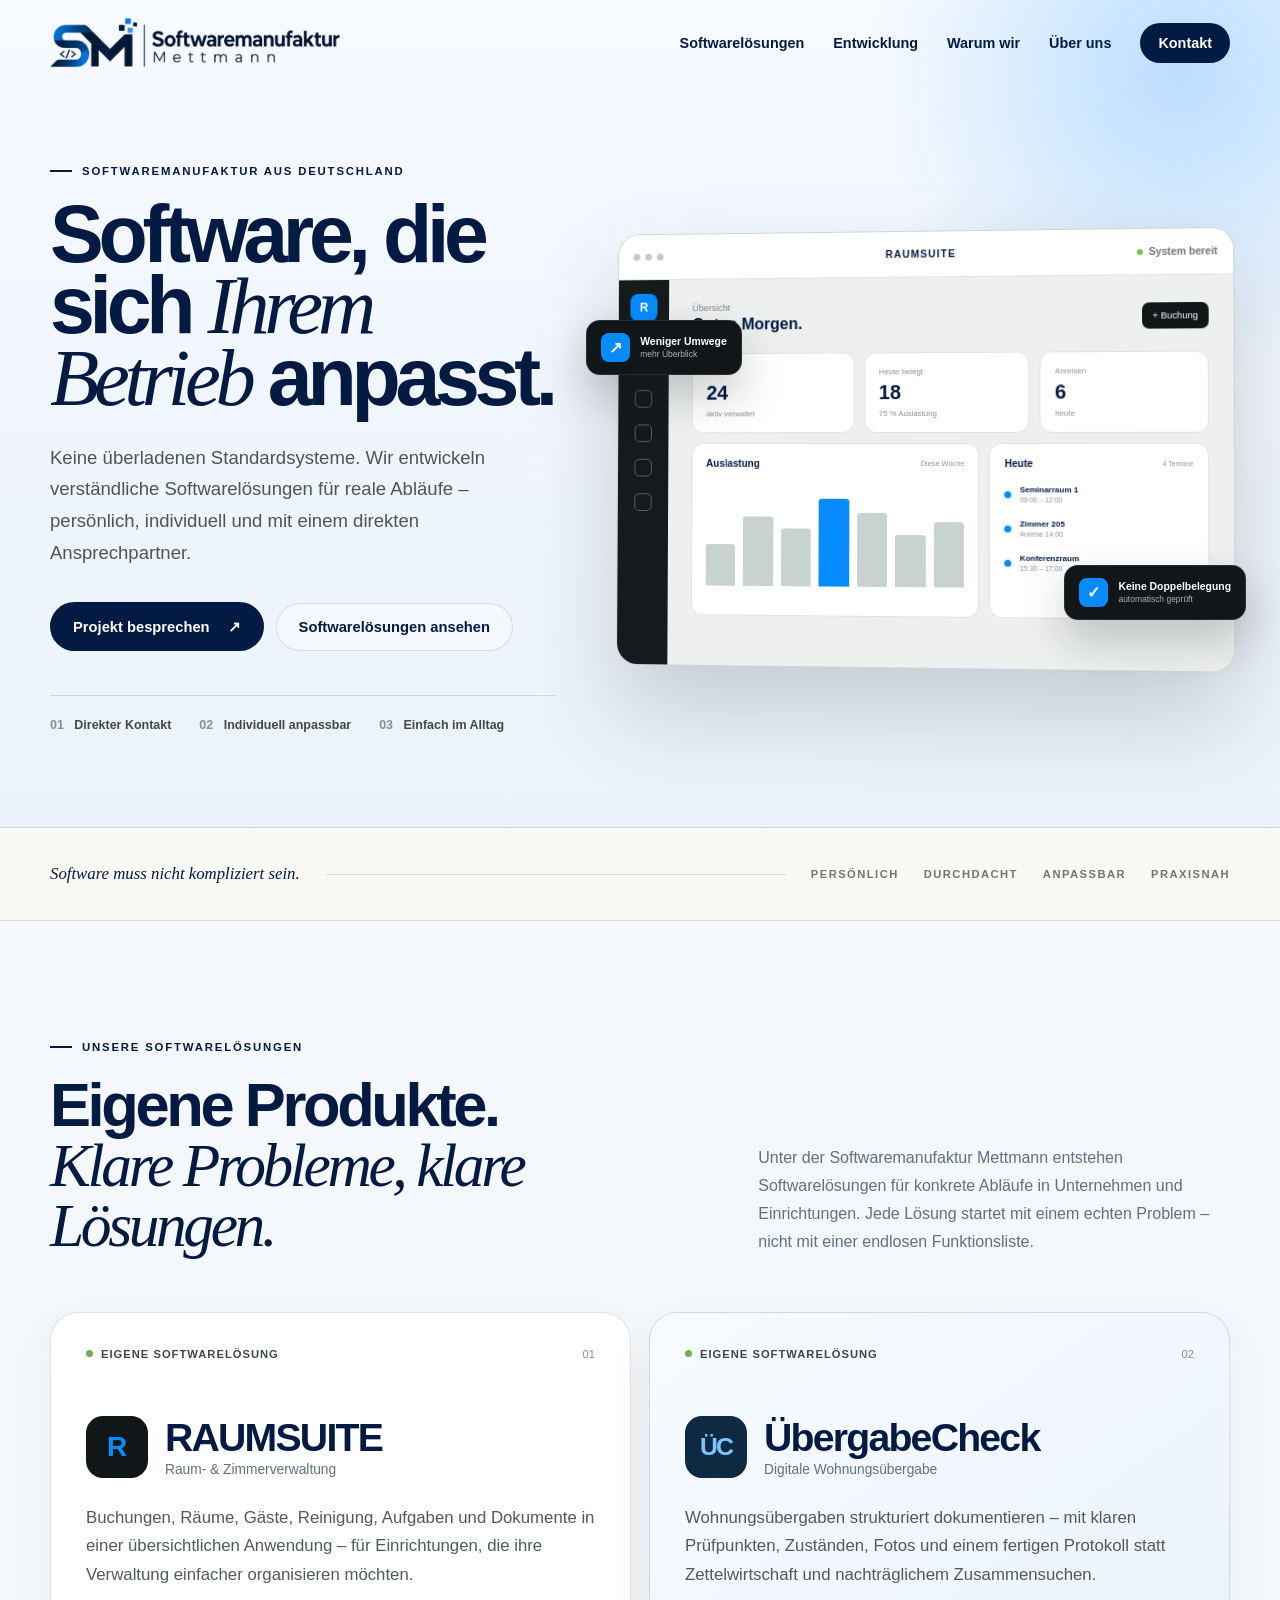
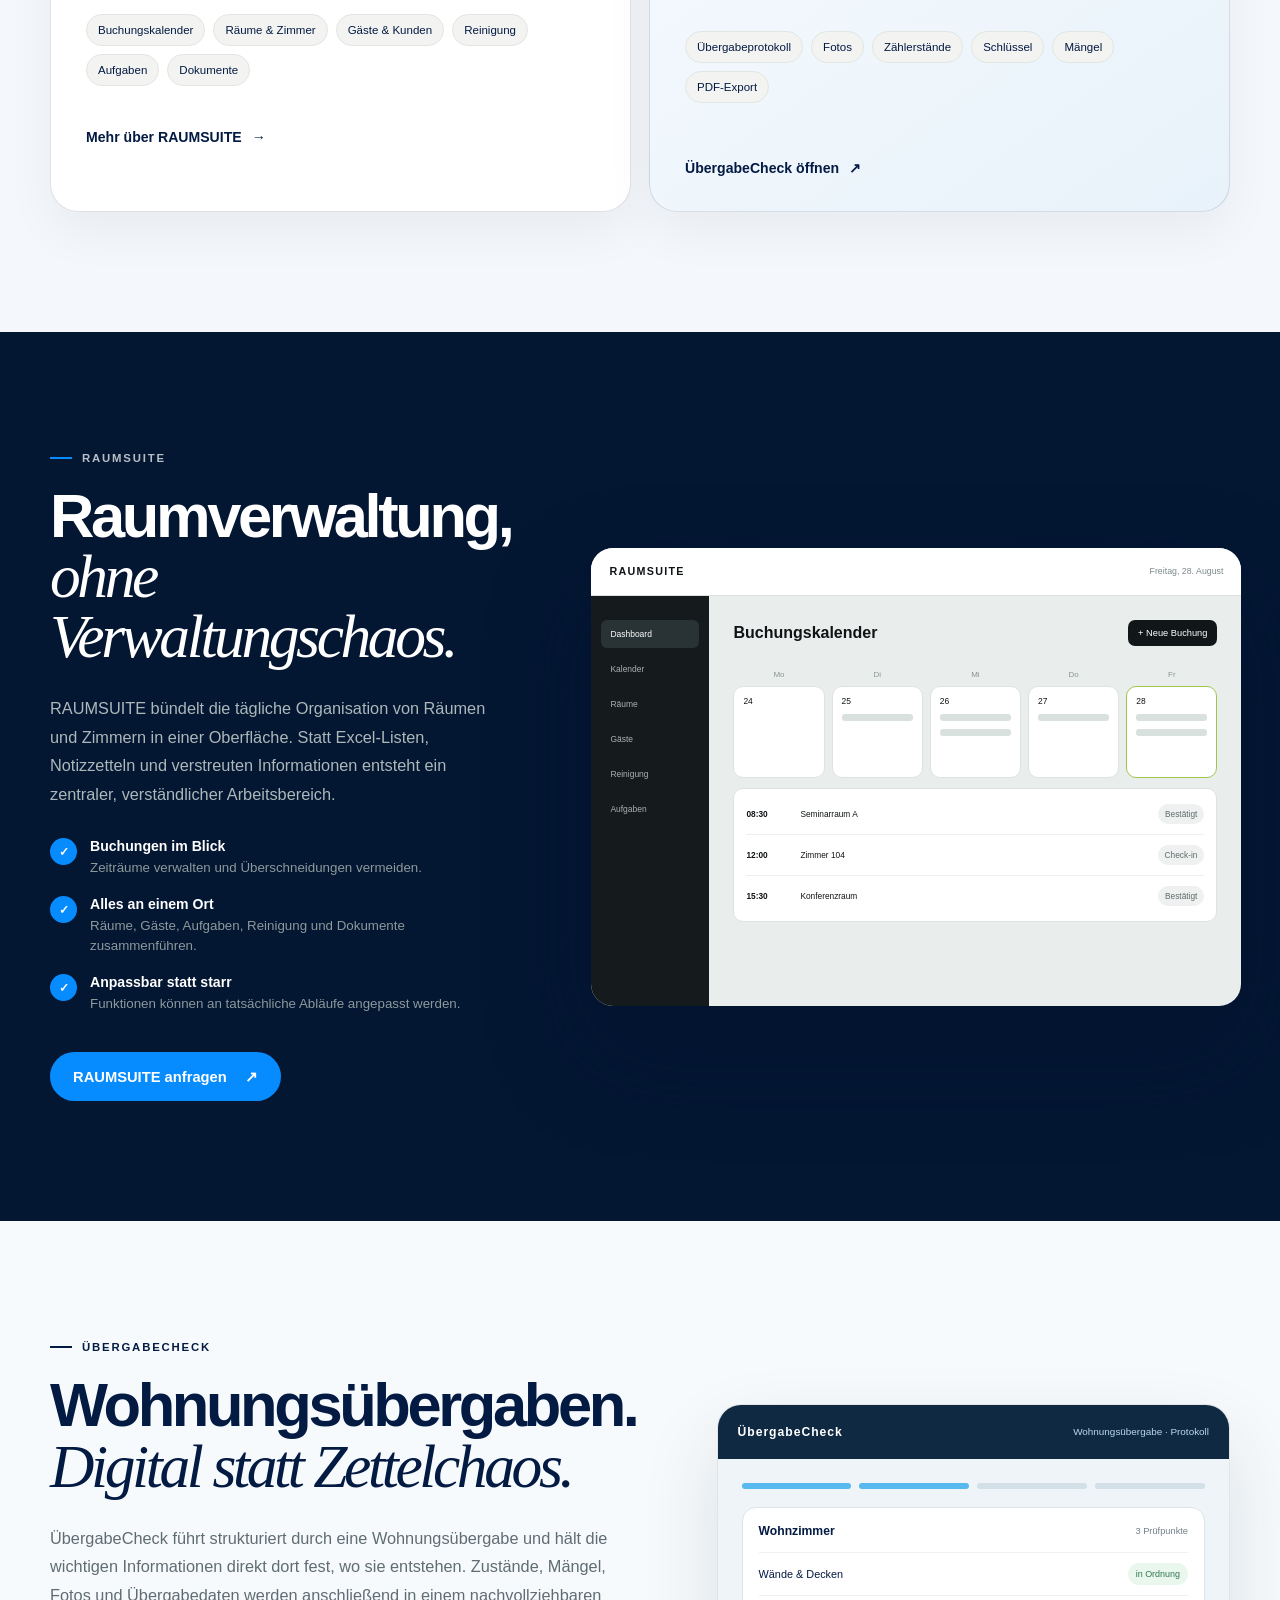
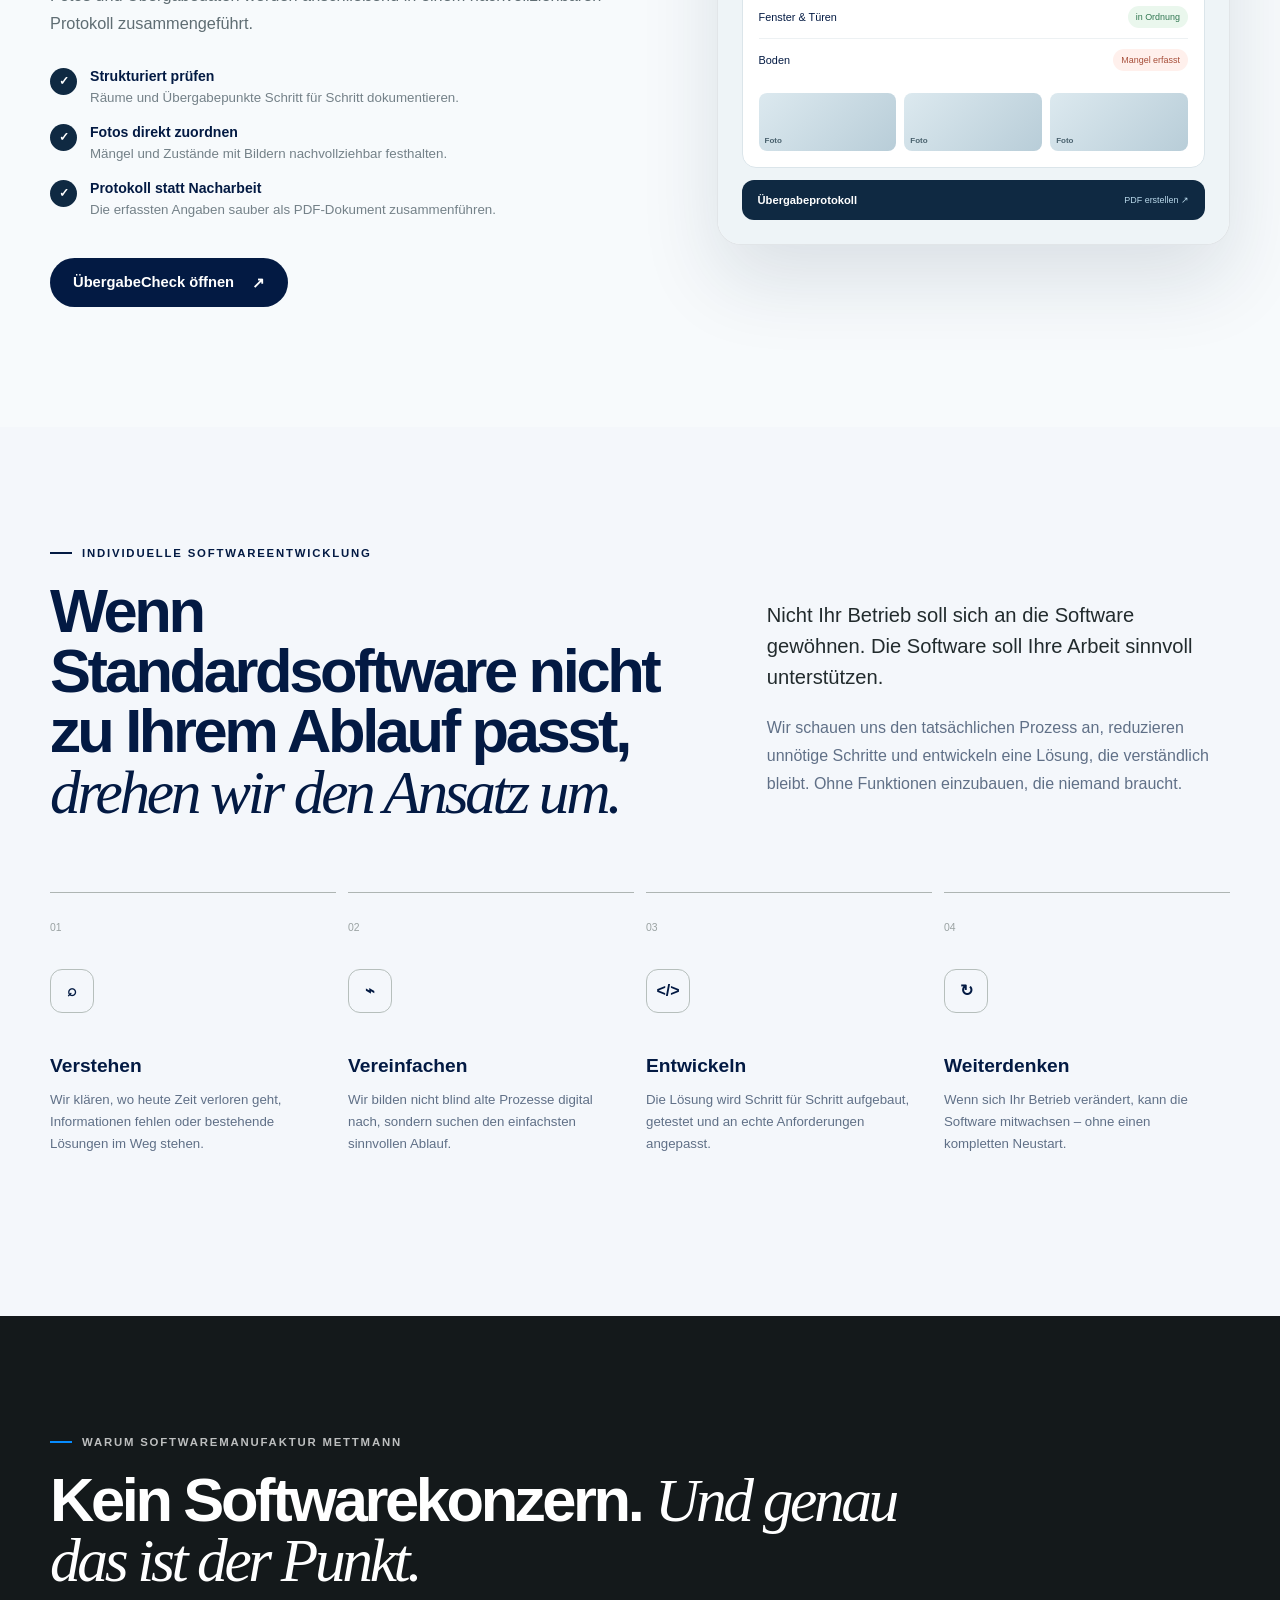
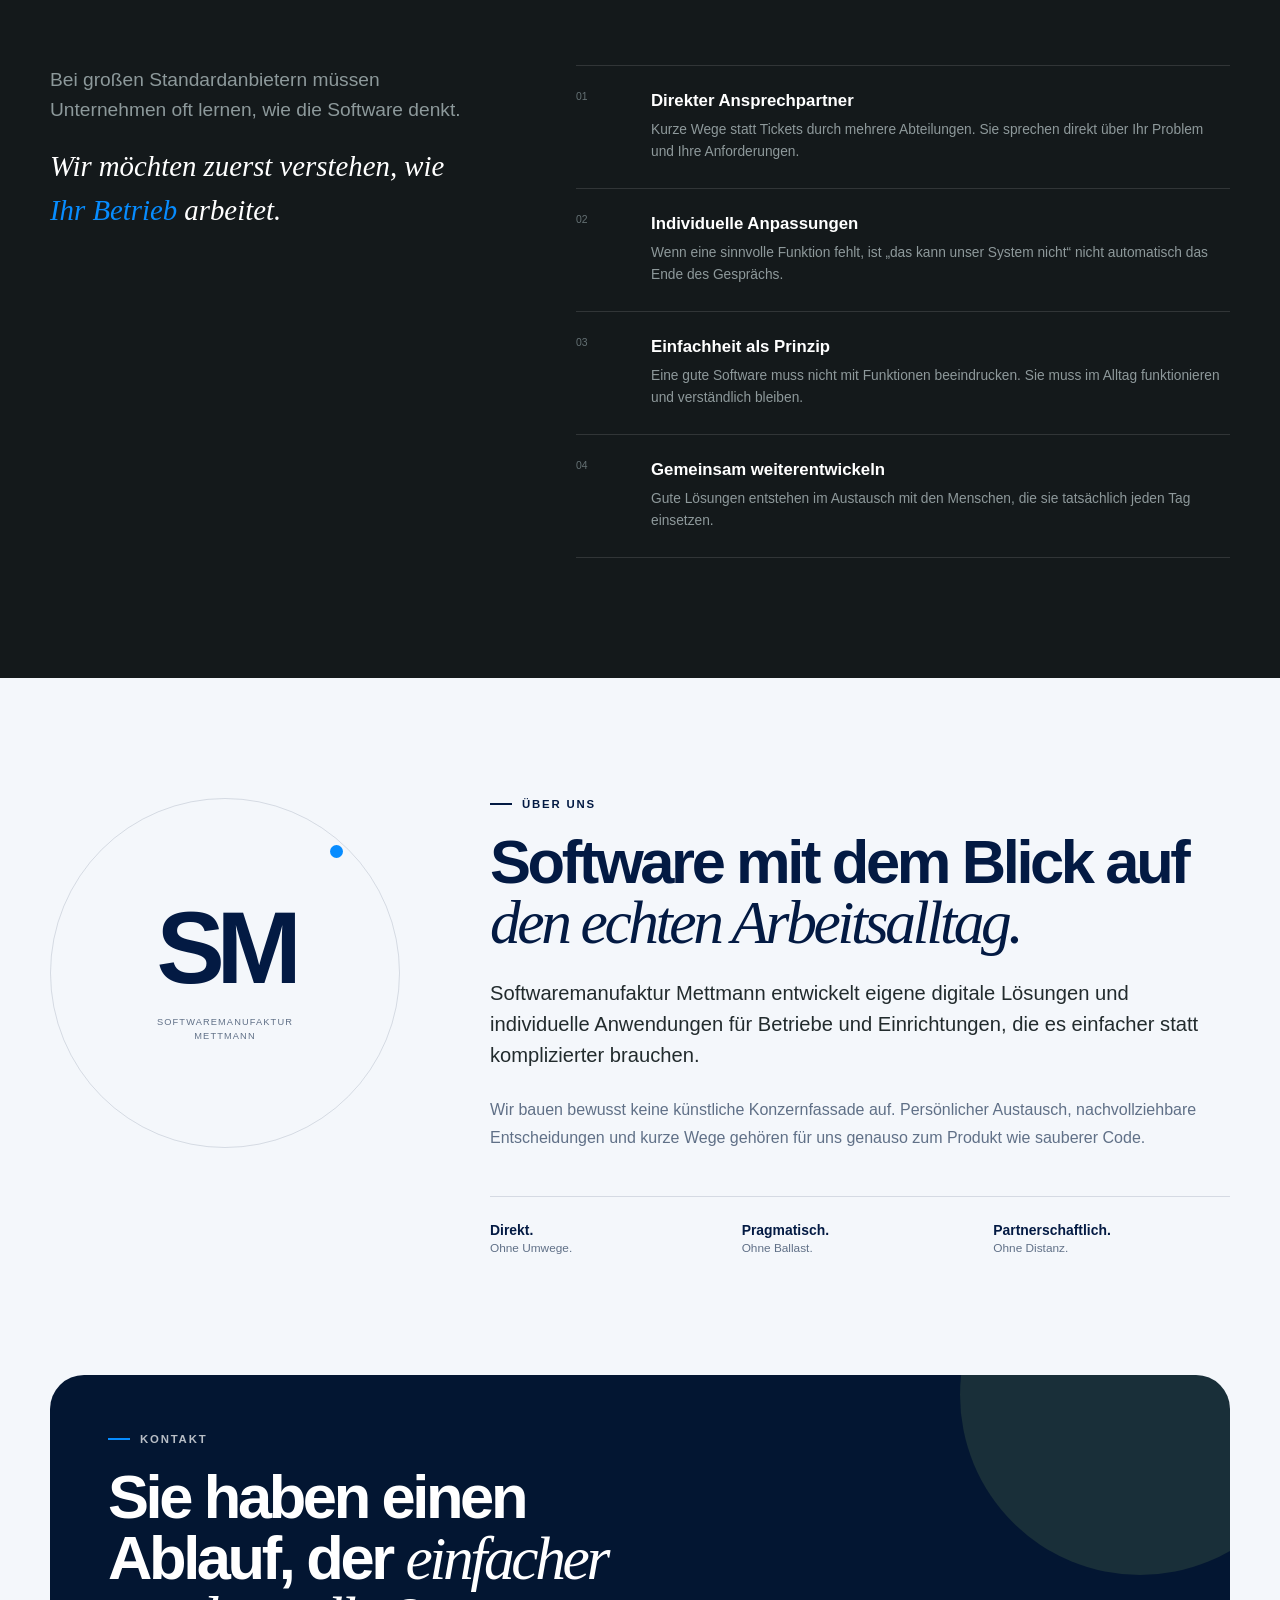
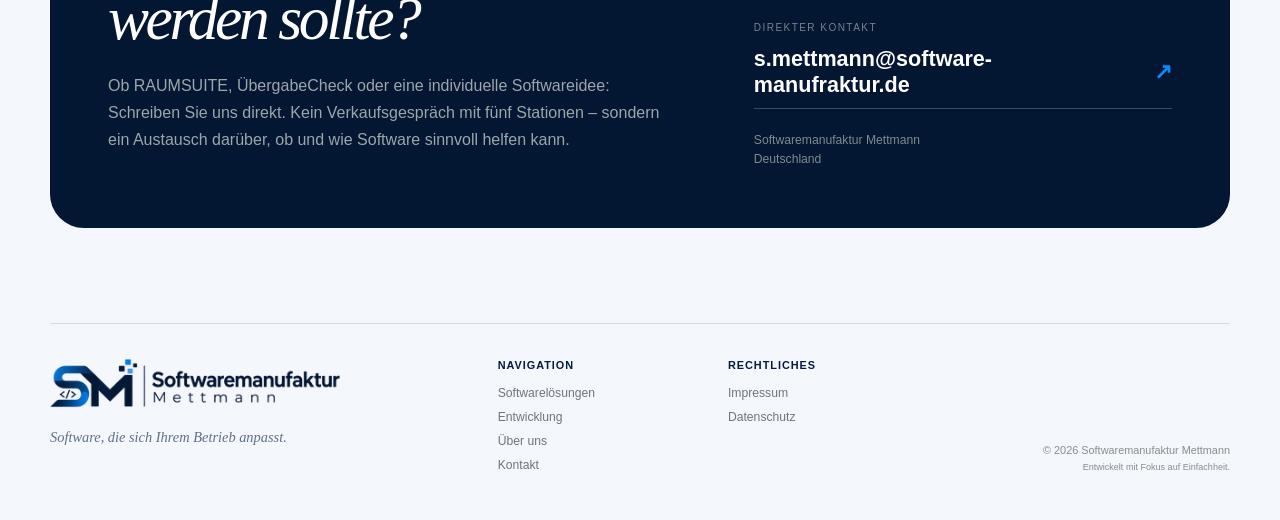
<file: index.html>
<!doctype html>
<html lang="de">
<head>
  <meta charset="utf-8">
  <meta name="viewport" content="width=device-width, initial-scale=1">
  <meta name="description" content="Softwaremanufaktur Mettmann entwickelt eigene und individuelle Softwarelösungen wie RAUMSUITE und ÜbergabeCheck – verständlich, praxisnah und an reale Abläufe angepasst.">
  <meta name="theme-color" content="#101416">
  <title>Softwaremanufaktur Mettmann – Software, die sich Ihrem Betrieb anpasst.</title>
  <link rel="stylesheet" href="styles.css">
  <link rel="stylesheet" href="products.css">
  <script src="app.js" defer></script>
</head>
<body>
  <a class="skip-link" href="#main">Zum Inhalt springen</a>

  <header class="site-header" data-header>
    <div class="container header-inner">
      <a class="brand" href="#top" aria-label="Softwaremanufaktur Mettmann Startseite">
        <span class="brand-mark" aria-hidden="true"><span></span><span></span><span></span></span>
        <span class="brand-type"><strong>Softwaremanufaktur</strong><small>Mettmann</small></span>
      </a>

      <button class="menu-toggle" type="button" aria-label="Menü öffnen" aria-expanded="false" data-menu-toggle>
        <span></span><span></span>
      </button>

      <nav class="main-nav" aria-label="Hauptnavigation" data-nav>
        <a href="#loesungen">Softwarelösungen</a>
        <a href="#entwicklung">Entwicklung</a>
        <a href="#warum-wir">Warum wir</a>
        <a href="#ueber-uns">Über uns</a>
        <a class="nav-cta" href="#kontakt">Kontakt</a>
      </nav>
    </div>
  </header>

  <main id="main">
    <section class="hero" id="top">
      <div class="hero-glow" aria-hidden="true"></div>
      <div class="container hero-grid">
        <div class="hero-copy reveal">
          <p class="eyebrow"><span></span> Softwaremanufaktur aus Deutschland</p>
          <h1>Software, die sich <em>Ihrem Betrieb</em> anpasst.</h1>
          <p class="hero-lead">Keine überladenen Standardsysteme. Wir entwickeln verständliche Softwarelösungen für reale Abläufe – persönlich, individuell und mit einem direkten Ansprechpartner.</p>
          <div class="hero-actions">
            <a class="button button-primary" href="#kontakt">Projekt besprechen <span>↗</span></a>
            <a class="button button-ghost" href="#loesungen">Softwarelösungen ansehen</a>
          </div>
          <div class="hero-points" aria-label="Unsere Vorteile">
            <span><i>01</i> Direkter Kontakt</span>
            <span><i>02</i> Individuell anpassbar</span>
            <span><i>03</i> Einfach im Alltag</span>
          </div>
        </div>

        <div class="hero-visual reveal reveal-delay" aria-label="Vorschau einer Softwareoberfläche">
          <div class="visual-window">
            <div class="window-top">
              <div class="window-dots"><i></i><i></i><i></i></div>
              <span>RAUMSUITE</span>
              <span class="window-status"><i></i> System bereit</span>
            </div>
            <div class="window-body">
              <aside class="mock-sidebar">
                <div class="mock-logo">R</div>
                <span class="mock-nav active"></span>
                <span class="mock-nav"></span>
                <span class="mock-nav"></span>
                <span class="mock-nav"></span>
                <span class="mock-nav"></span>
              </aside>
              <div class="mock-content">
                <div class="mock-heading">
                  <div><small>Übersicht</small><strong>Guten Morgen.</strong></div>
                  <span>+ Buchung</span>
                </div>
                <div class="mock-stats">
                  <article><small>Räume</small><b>24</b><i>aktiv verwaltet</i></article>
                  <article><small>Heute belegt</small><b>18</b><i>75 % Auslastung</i></article>
                  <article><small>Anreisen</small><b>6</b><i>heute</i></article>
                </div>
                <div class="mock-panels">
                  <article class="mock-chart">
                    <div class="mock-panel-title"><span>Auslastung</span><small>Diese Woche</small></div>
                    <div class="bars"><i style="--h:42%"></i><i style="--h:70%"></i><i style="--h:58%"></i><i style="--h:88%"></i><i style="--h:74%"></i><i style="--h:52%"></i><i style="--h:65%"></i></div>
                  </article>
                  <article class="mock-list">
                    <div class="mock-panel-title"><span>Heute</span><small>4 Termine</small></div>
                    <p><i></i><span><b>Seminarraum 1</b><small>09:00 – 12:00</small></span></p>
                    <p><i></i><span><b>Zimmer 205</b><small>Anreise 14:00</small></span></p>
                    <p><i></i><span><b>Konferenzraum</b><small>15:30 – 17:00</small></span></p>
                  </article>
                </div>
              </div>
            </div>
          </div>
          <div class="floating-note note-one"><span>✓</span><div><b>Keine Doppelbelegung</b><small>automatisch geprüft</small></div></div>
          <div class="floating-note note-two"><span>↗</span><div><b>Weniger Umwege</b><small>mehr Überblick</small></div></div>
        </div>
      </div>
    </section>

    <section class="trust-strip" aria-label="Positionierung">
      <div class="container trust-inner">
        <p>Software muss nicht kompliziert sein.</p>
        <div class="trust-line"></div>
        <span>Persönlich</span><span>Durchdacht</span><span>Anpassbar</span><span>Praxisnah</span>
      </div>
    </section>

    <section class="section solutions" id="loesungen">
      <div class="container">
        <div class="section-head reveal">
          <div>
            <p class="eyebrow"><span></span> Unsere Softwarelösungen</p>
            <h2>Eigene Produkte. <br><em>Klare Probleme, klare Lösungen.</em></h2>
          </div>
          <p>Unter der Softwaremanufaktur Mettmann entstehen Softwarelösungen für konkrete Abläufe in Unternehmen und Einrichtungen. Jede Lösung startet mit einem echten Problem – nicht mit einer endlosen Funktionsliste.</p>
        </div>

        <div class="product-grid">
          <article class="product-card product-featured reveal" id="raumwerk">
            <div class="product-topline"><span class="product-status"><i></i> Eigene Softwarelösung</span><span>01</span></div>
            <div class="product-title">
              <div class="raumwerk-mark" aria-hidden="true">R</div>
              <div><h3>RAUMSUITE</h3><p>Raum- & Zimmerverwaltung</p></div>
            </div>
            <p class="product-copy">Buchungen, Räume, Gäste, Reinigung, Aufgaben und Dokumente in einer übersichtlichen Anwendung – für Einrichtungen, die ihre Verwaltung einfacher organisieren möchten.</p>
            <div class="feature-tags">
              <span>Buchungskalender</span><span>Räume & Zimmer</span><span>Gäste & Kunden</span><span>Reinigung</span><span>Aufgaben</span><span>Dokumente</span>
            </div>
            <a class="text-link" href="#raumwerk-detail">Mehr über RAUMSUITE <span>→</span></a>
          </article>

          <article class="product-card product-uebergabe reveal reveal-delay" id="uebergabecheck">
            <div class="product-topline"><span class="product-status"><i></i> Eigene Softwarelösung</span><span>02</span></div>
            <div class="product-title">
              <div class="uebergabe-mark" aria-hidden="true">ÜC</div>
              <div><h3>ÜbergabeCheck</h3><p>Digitale Wohnungsübergabe</p></div>
            </div>
            <p class="product-copy">Wohnungsübergaben strukturiert dokumentieren – mit klaren Prüfpunkten, Zuständen, Fotos und einem fertigen Protokoll statt Zettelwirtschaft und nachträglichem Zusammensuchen.</p>
            <div class="feature-tags">
              <span>Übergabeprotokoll</span><span>Fotos</span><span>Zählerstände</span><span>Schlüssel</span><span>Mängel</span><span>PDF-Export</span>
            </div>
            <a class="text-link" href="https://smettmann.github.io/uebergabecheck/" target="_blank" rel="noopener noreferrer">ÜbergabeCheck öffnen <span>↗</span></a>
          </article>
        </div>
      </div>
    </section>

    <section class="section room-section" id="raumwerk-detail">
      <div class="container room-grid">
        <div class="room-copy reveal">
          <p class="eyebrow light"><span></span> RAUMSUITE</p>
          <h2>Raumverwaltung, <em>ohne Verwaltungschaos.</em></h2>
          <p>RAUMSUITE bündelt die tägliche Organisation von Räumen und Zimmern in einer Oberfläche. Statt Excel-Listen, Notizzetteln und verstreuten Informationen entsteht ein zentraler, verständlicher Arbeitsbereich.</p>
          <ul class="check-list">
            <li><span>✓</span><div><b>Buchungen im Blick</b><small>Zeiträume verwalten und Überschneidungen vermeiden.</small></div></li>
            <li><span>✓</span><div><b>Alles an einem Ort</b><small>Räume, Gäste, Aufgaben, Reinigung und Dokumente zusammenführen.</small></div></li>
            <li><span>✓</span><div><b>Anpassbar statt starr</b><small>Funktionen können an tatsächliche Abläufe angepasst werden.</small></div></li>
          </ul>
          <a class="button button-light" href="#kontakt">RAUMSUITE anfragen <span>↗</span></a>
        </div>

        <div class="room-interface reveal reveal-delay" aria-hidden="true">
          <div class="room-ui-top"><strong>RAUMSUITE</strong><span>Freitag, 28. August</span></div>
          <div class="room-ui-body">
            <div class="room-ui-nav">
              <span class="active">Dashboard</span><span>Kalender</span><span>Räume</span><span>Gäste</span><span>Reinigung</span><span>Aufgaben</span>
            </div>
            <div class="room-ui-main">
              <div class="room-ui-head"><strong>Buchungskalender</strong><span>+ Neue Buchung</span></div>
              <div class="calendar-row labels"><span>Mo</span><span>Di</span><span>Mi</span><span>Do</span><span>Fr</span></div>
              <div class="calendar-row cells"><span>24</span><span>25<i></i></span><span>26<i></i><i></i></span><span>27<i></i></span><span class="today">28<i></i><i></i></span></div>
              <div class="room-table"><p><b>08:30</b><span>Seminarraum A</span><em>Bestätigt</em></p><p><b>12:00</b><span>Zimmer 104</span><em>Check-in</em></p><p><b>15:30</b><span>Konferenzraum</span><em>Bestätigt</em></p></div>
            </div>
          </div>
        </div>
      </div>
    </section>

    <section class="section handover-section" id="uebergabecheck-detail">
      <div class="container handover-grid">
        <div class="handover-copy reveal">
          <p class="eyebrow"><span></span> ÜbergabeCheck</p>
          <h2>Wohnungsübergaben. <em>Digital statt Zettelchaos.</em></h2>
          <p>ÜbergabeCheck führt strukturiert durch eine Wohnungsübergabe und hält die wichtigen Informationen direkt dort fest, wo sie entstehen. Zustände, Mängel, Fotos und Übergabedaten werden anschließend in einem nachvollziehbaren Protokoll zusammengeführt.</p>
          <ul class="handover-list">
            <li><span>✓</span><div><b>Strukturiert prüfen</b><small>Räume und Übergabepunkte Schritt für Schritt dokumentieren.</small></div></li>
            <li><span>✓</span><div><b>Fotos direkt zuordnen</b><small>Mängel und Zustände mit Bildern nachvollziehbar festhalten.</small></div></li>
            <li><span>✓</span><div><b>Protokoll statt Nacharbeit</b><small>Die erfassten Angaben sauber als PDF-Dokument zusammenführen.</small></div></li>
          </ul>
          <a class="button button-primary" href="https://smettmann.github.io/uebergabecheck/" target="_blank" rel="noopener noreferrer">ÜbergabeCheck öffnen <span>↗</span></a>
        </div>

        <div class="handover-preview reveal reveal-delay" aria-hidden="true">
          <div class="handover-preview-top"><strong>ÜbergabeCheck</strong><span>Wohnungsübergabe · Protokoll</span></div>
          <div class="handover-preview-body">
            <div class="handover-progress"><span></span><span></span><span></span><span></span></div>
            <div class="handover-card">
              <div class="handover-card-head"><b>Wohnzimmer</b><small>3 Prüfpunkte</small></div>
              <div class="handover-check"><span>Wände & Decken</span><em>in Ordnung</em></div>
              <div class="handover-check"><span>Fenster & Türen</span><em>in Ordnung</em></div>
              <div class="handover-check"><span>Boden</span><em class="issue">Mangel erfasst</em></div>
              <div class="handover-photo-row"><i></i><i></i><i></i></div>
            </div>
            <div class="handover-pdf"><b>Übergabeprotokoll</b><span>PDF erstellen ↗</span></div>
          </div>
        </div>
      </div>
    </section>

    <section class="section development" id="entwicklung">
      <div class="container dev-grid">
        <div class="dev-heading reveal">
          <p class="eyebrow"><span></span> Individuelle Softwareentwicklung</p>
          <h2>Wenn Standardsoftware nicht zu Ihrem Ablauf passt, <em>drehen wir den Ansatz um.</em></h2>
        </div>
        <div class="dev-copy reveal reveal-delay">
          <p class="large-copy">Nicht Ihr Betrieb soll sich an die Software gewöhnen. Die Software soll Ihre Arbeit sinnvoll unterstützen.</p>
          <p>Wir schauen uns den tatsächlichen Prozess an, reduzieren unnötige Schritte und entwickeln eine Lösung, die verständlich bleibt. Ohne Funktionen einzubauen, die niemand braucht.</p>
        </div>
      </div>

      <div class="container process-grid">
        <article class="process-card reveal"><span>01</span><div class="process-icon">⌕</div><h3>Verstehen</h3><p>Wir klären, wo heute Zeit verloren geht, Informationen fehlen oder bestehende Lösungen im Weg stehen.</p></article>
        <article class="process-card reveal"><span>02</span><div class="process-icon">⌁</div><h3>Vereinfachen</h3><p>Wir bilden nicht blind alte Prozesse digital nach, sondern suchen den einfachsten sinnvollen Ablauf.</p></article>
        <article class="process-card reveal"><span>03</span><div class="process-icon">&lt;/&gt;</div><h3>Entwickeln</h3><p>Die Lösung wird Schritt für Schritt aufgebaut, getestet und an echte Anforderungen angepasst.</p></article>
        <article class="process-card reveal"><span>04</span><div class="process-icon">↻</div><h3>Weiterdenken</h3><p>Wenn sich Ihr Betrieb verändert, kann die Software mitwachsen – ohne einen kompletten Neustart.</p></article>
      </div>
    </section>

    <section class="section why" id="warum-wir">
      <div class="container">
        <div class="why-intro reveal">
          <p class="eyebrow light"><span></span> Warum Softwaremanufaktur Mettmann</p>
          <h2>Kein Softwarekonzern. <em>Und genau das ist der Punkt.</em></h2>
        </div>
        <div class="why-layout">
          <div class="why-statement reveal">
            <p>Bei großen Standardanbietern müssen Unternehmen oft lernen, wie die Software denkt.</p>
            <p class="accent-copy">Wir möchten zuerst verstehen, wie <strong>Ihr Betrieb</strong> arbeitet.</p>
          </div>
          <div class="why-list reveal reveal-delay">
            <article><span>01</span><div><h3>Direkter Ansprechpartner</h3><p>Kurze Wege statt Tickets durch mehrere Abteilungen. Sie sprechen direkt über Ihr Problem und Ihre Anforderungen.</p></div></article>
            <article><span>02</span><div><h3>Individuelle Anpassungen</h3><p>Wenn eine sinnvolle Funktion fehlt, ist „das kann unser System nicht“ nicht automatisch das Ende des Gesprächs.</p></div></article>
            <article><span>03</span><div><h3>Einfachheit als Prinzip</h3><p>Eine gute Software muss nicht mit Funktionen beeindrucken. Sie muss im Alltag funktionieren und verständlich bleiben.</p></div></article>
            <article><span>04</span><div><h3>Gemeinsam weiterentwickeln</h3><p>Gute Lösungen entstehen im Austausch mit den Menschen, die sie tatsächlich jeden Tag einsetzen.</p></div></article>
          </div>
        </div>
      </div>
    </section>

    <section class="section about" id="ueber-uns">
      <div class="container about-grid">
        <div class="about-number reveal"><span>SM</span><small>Softwaremanufaktur<br>Mettmann</small></div>
        <div class="about-copy reveal reveal-delay">
          <p class="eyebrow"><span></span> Über uns</p>
          <h2>Software mit dem Blick auf <em>den echten Arbeitsalltag.</em></h2>
          <p class="large-copy">Softwaremanufaktur Mettmann entwickelt eigene digitale Lösungen und individuelle Anwendungen für Betriebe und Einrichtungen, die es einfacher statt komplizierter brauchen.</p>
          <p>Wir bauen bewusst keine künstliche Konzernfassade auf. Persönlicher Austausch, nachvollziehbare Entscheidungen und kurze Wege gehören für uns genauso zum Produkt wie sauberer Code.</p>
          <div class="about-values"><span><b>Direkt.</b> Ohne Umwege.</span><span><b>Pragmatisch.</b> Ohne Ballast.</span><span><b>Partnerschaftlich.</b> Ohne Distanz.</span></div>
        </div>
      </div>
    </section>

    <section class="contact-section" id="kontakt">
      <div class="container contact-card reveal">
        <div class="contact-copy">
          <p class="eyebrow light"><span></span> Kontakt</p>
          <h2>Sie haben einen Ablauf, der <em>einfacher werden sollte?</em></h2>
          <p>Ob RAUMSUITE, ÜbergabeCheck oder eine individuelle Softwareidee: Schreiben Sie uns direkt. Kein Verkaufsgespräch mit fünf Stationen – sondern ein Austausch darüber, ob und wie Software sinnvoll helfen kann.</p>
        </div>
        <div class="contact-action">
          <small>Direkter Kontakt</small>
          <a href="mailto:s.mettmann@software-manufraktur.de">s.mettmann@software-manufraktur.de <span>↗</span></a>
          <p>Softwaremanufaktur Mettmann<br>Deutschland</p>
        </div>
      </div>
    </section>
  </main>

  <footer class="site-footer">
    <div class="container footer-grid">
      <div class="footer-brand">
        <a class="brand" href="#top">
          <span class="brand-mark" aria-hidden="true"><span></span><span></span><span></span></span>
          <span class="brand-type"><strong>Softwaremanufaktur</strong><small>Mettmann</small></span>
        </a>
        <p>Software, die sich Ihrem Betrieb anpasst.</p>
      </div>
      <div class="footer-links"><strong>Navigation</strong><a href="#loesungen">Softwarelösungen</a><a href="#entwicklung">Entwicklung</a><a href="#ueber-uns">Über uns</a><a href="#kontakt">Kontakt</a></div>
      <div class="footer-links"><strong>Rechtliches</strong><a href="impressum.html">Impressum</a><a href="datenschutz.html">Datenschutz</a></div>
      <div class="footer-meta"><span>© <span data-year></span> Softwaremanufaktur Mettmann</span><small>Entwickelt mit Fokus auf Einfachheit.</small></div>
    </div>
  </footer>
</body>
</html>
</file>
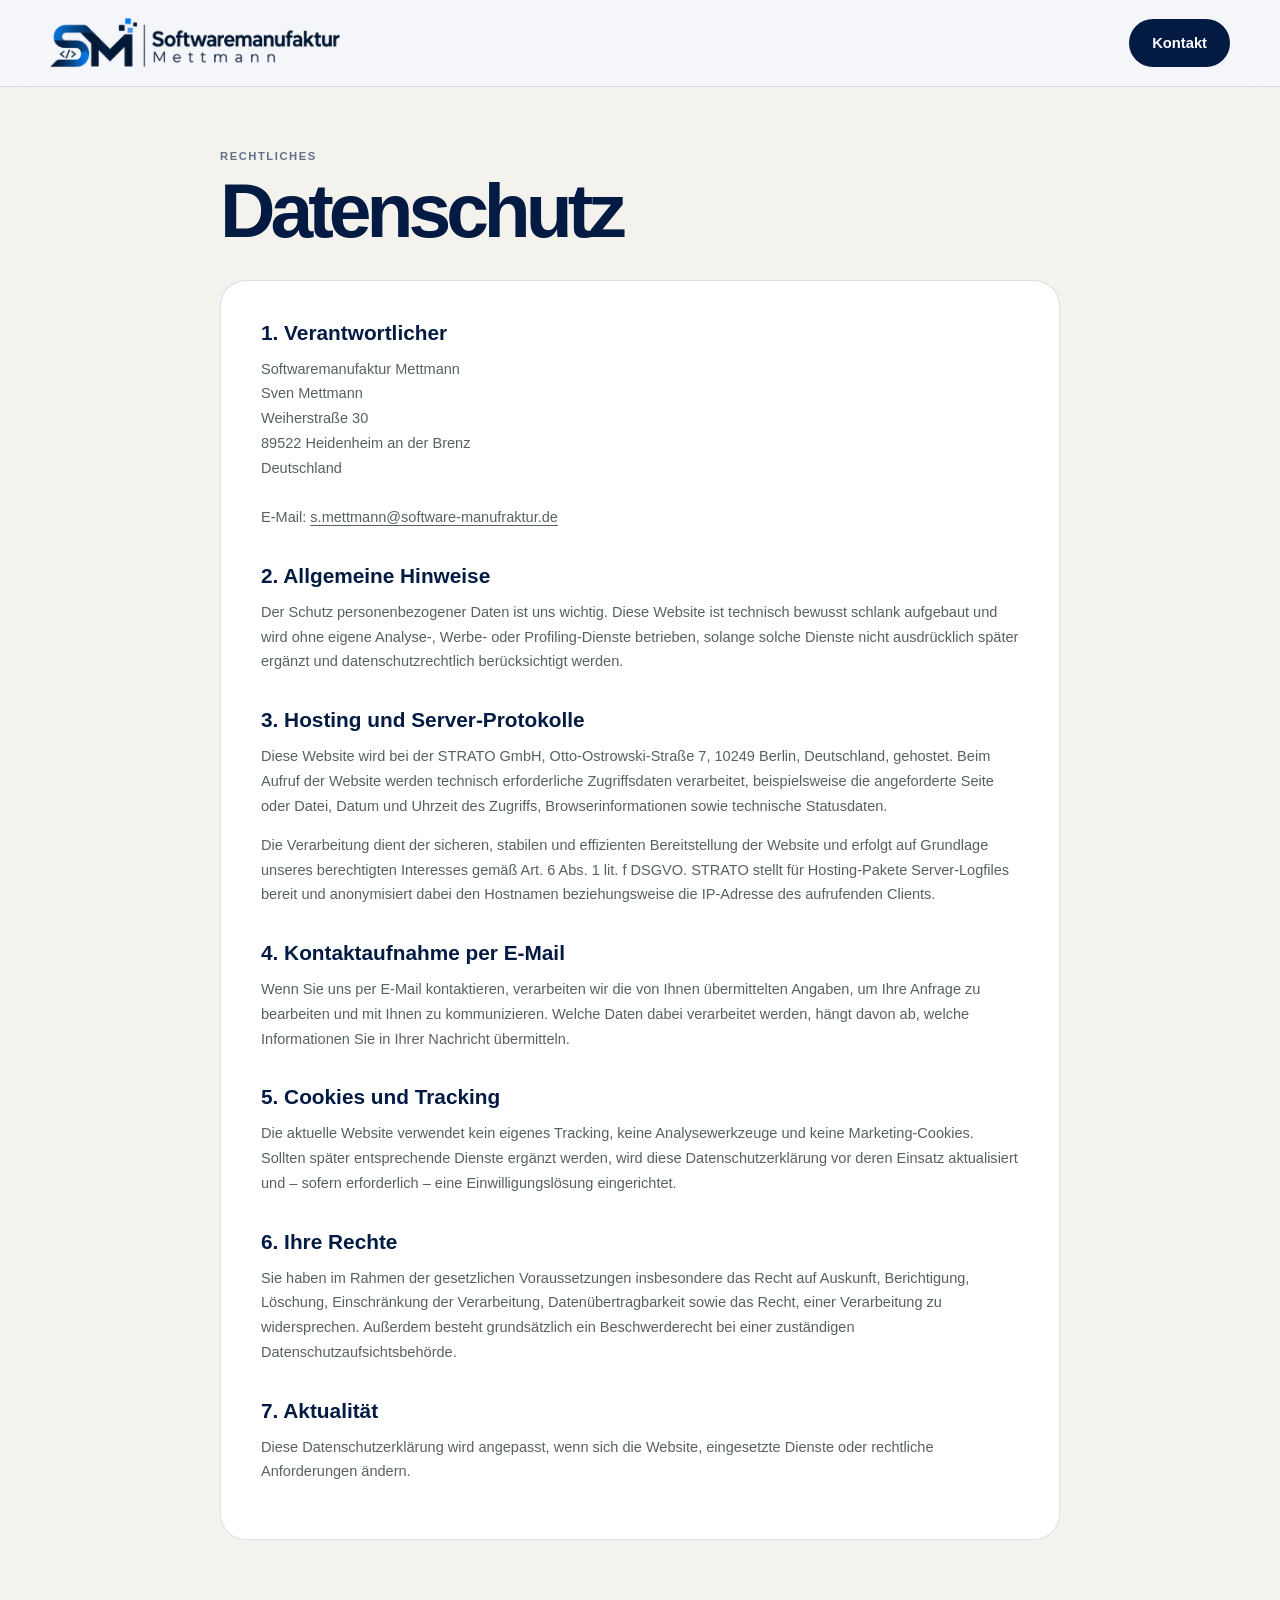
<file: datenschutz.html>
<!doctype html>
<html lang="de">
<head>
  <meta charset="utf-8">
  <meta name="viewport" content="width=device-width, initial-scale=1">
  <meta name="robots" content="noindex">
  <meta name="theme-color" content="#031632">
  <title>Datenschutz – Softwaremanufaktur Mettmann</title>
  <link rel="stylesheet" href="styles.css">
  <script src="app.js" defer></script>
</head>
<body class="legal-page">
  <header class="site-header scrolled">
    <div class="container header-inner">
      <a class="brand" href="index.html" aria-label="Zur Startseite">
        <span class="brand-mark" aria-hidden="true"><span></span><span></span><span></span></span>
        <span class="brand-type"><strong>Softwaremanufaktur</strong><small>Mettmann</small></span>
      </a>
      <a class="button button-primary" href="index.html#kontakt">Kontakt</a>
    </div>
  </header>

  <main class="legal-main">
    <div class="container legal-wrap">
      <p class="legal-kicker">Rechtliches</p>
      <h1>Datenschutz</h1>
      <div class="legal-content">
        <h2>1. Verantwortlicher</h2>
        <p>Softwaremanufaktur Mettmann<br>Sven Mettmann<br>Weiherstraße 30<br>89522 Heidenheim an der Brenz<br>Deutschland<br><br>E-Mail: <a href="mailto:s.mettmann@software-manufraktur.de">s.mettmann@software-manufraktur.de</a></p>

        <h2>2. Allgemeine Hinweise</h2>
        <p>Der Schutz personenbezogener Daten ist uns wichtig. Diese Website ist technisch bewusst schlank aufgebaut und wird ohne eigene Analyse-, Werbe- oder Profiling-Dienste betrieben, solange solche Dienste nicht ausdrücklich später ergänzt und datenschutzrechtlich berücksichtigt werden.</p>

        <h2>3. Hosting und Server-Protokolle</h2>
        <p>Diese Website wird bei der STRATO GmbH, Otto-Ostrowski-Straße 7, 10249 Berlin, Deutschland, gehostet. Beim Aufruf der Website werden technisch erforderliche Zugriffsdaten verarbeitet, beispielsweise die angeforderte Seite oder Datei, Datum und Uhrzeit des Zugriffs, Browserinformationen sowie technische Statusdaten.</p>
        <p>Die Verarbeitung dient der sicheren, stabilen und effizienten Bereitstellung der Website und erfolgt auf Grundlage unseres berechtigten Interesses gemäß Art. 6 Abs. 1 lit. f DSGVO. STRATO stellt für Hosting-Pakete Server-Logfiles bereit und anonymisiert dabei den Hostnamen beziehungsweise die IP-Adresse des aufrufenden Clients.</p>

        <h2>4. Kontaktaufnahme per E-Mail</h2>
        <p>Wenn Sie uns per E-Mail kontaktieren, verarbeiten wir die von Ihnen übermittelten Angaben, um Ihre Anfrage zu bearbeiten und mit Ihnen zu kommunizieren. Welche Daten dabei verarbeitet werden, hängt davon ab, welche Informationen Sie in Ihrer Nachricht übermitteln.</p>

        <h2>5. Cookies und Tracking</h2>
        <p>Die aktuelle Website verwendet kein eigenes Tracking, keine Analysewerkzeuge und keine Marketing-Cookies. Sollten später entsprechende Dienste ergänzt werden, wird diese Datenschutzerklärung vor deren Einsatz aktualisiert und – sofern erforderlich – eine Einwilligungslösung eingerichtet.</p>

        <h2>6. Ihre Rechte</h2>
        <p>Sie haben im Rahmen der gesetzlichen Voraussetzungen insbesondere das Recht auf Auskunft, Berichtigung, Löschung, Einschränkung der Verarbeitung, Datenübertragbarkeit sowie das Recht, einer Verarbeitung zu widersprechen. Außerdem besteht grundsätzlich ein Beschwerderecht bei einer zuständigen Datenschutzaufsichtsbehörde.</p>

        <h2>7. Aktualität</h2>
        <p>Diese Datenschutzerklärung wird angepasst, wenn sich die Website, eingesetzte Dienste oder rechtliche Anforderungen ändern.</p>
      </div>
    </div>
  </main>
</body>
</html>
</file>
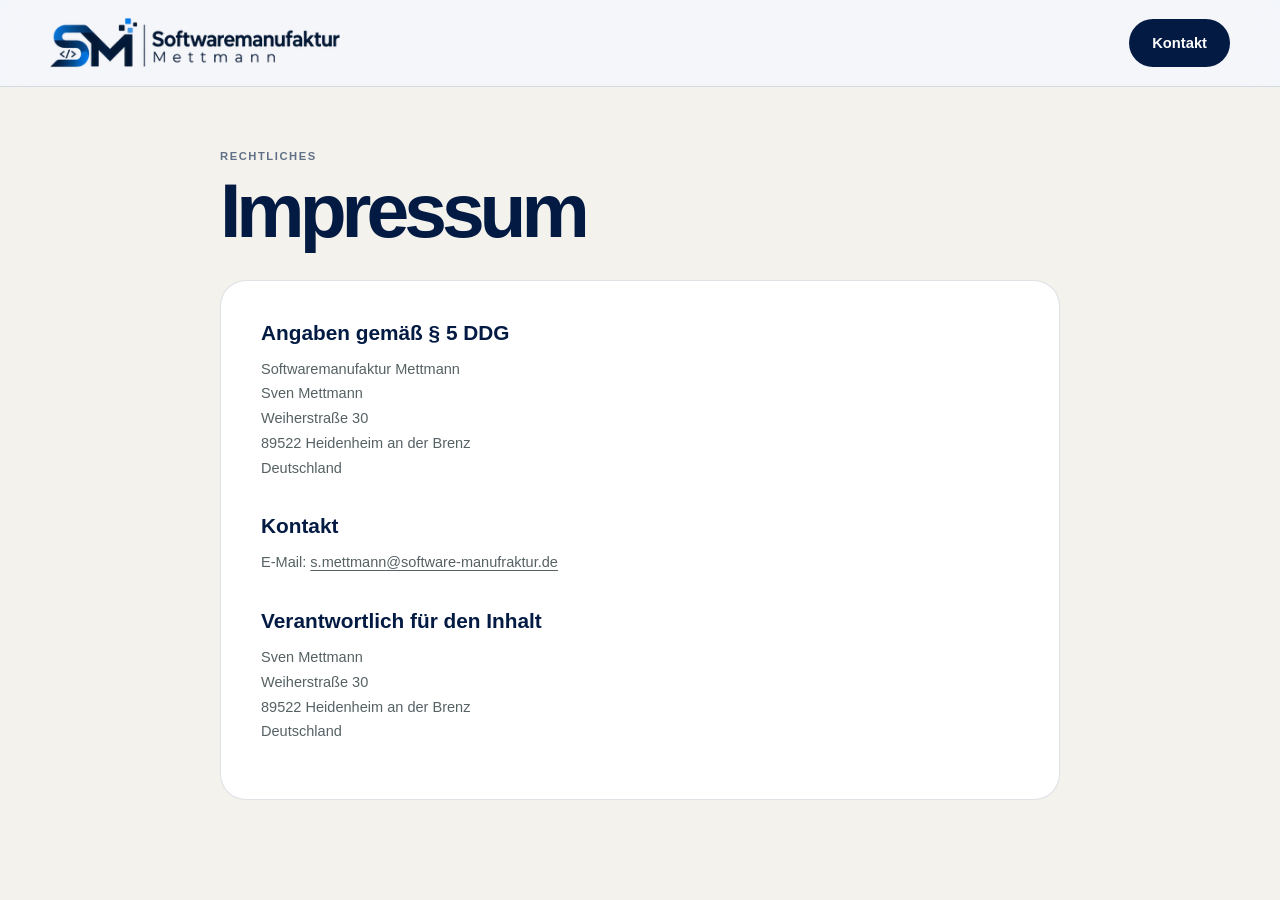
<file: impressum.html>
<!doctype html>
<html lang="de">
<head>
  <meta charset="utf-8">
  <meta name="viewport" content="width=device-width, initial-scale=1">
  <meta name="robots" content="noindex">
  <meta name="theme-color" content="#031632">
  <title>Impressum – Softwaremanufaktur Mettmann</title>
  <link rel="stylesheet" href="styles.css">
  <script src="app.js" defer></script>
</head>
<body class="legal-page">
  <header class="site-header scrolled">
    <div class="container header-inner">
      <a class="brand" href="index.html" aria-label="Zur Startseite">
        <span class="brand-mark" aria-hidden="true"><span></span><span></span><span></span></span>
        <span class="brand-type"><strong>Softwaremanufaktur</strong><small>Mettmann</small></span>
      </a>
      <a class="button button-primary" href="index.html#kontakt">Kontakt</a>
    </div>
  </header>

  <main class="legal-main">
    <div class="container legal-wrap">
      <p class="legal-kicker">Rechtliches</p>
      <h1>Impressum</h1>
      <div class="legal-content">
        <h2>Angaben gemäß § 5 DDG</h2>
        <p>Softwaremanufaktur Mettmann<br>Sven Mettmann<br>Weiherstraße 30<br>89522 Heidenheim an der Brenz<br>Deutschland</p>

        <h2>Kontakt</h2>
        <p>E-Mail: <a href="mailto:s.mettmann@software-manufraktur.de">s.mettmann@software-manufraktur.de</a></p>

        <h2>Verantwortlich für den Inhalt</h2>
        <p>Sven Mettmann<br>Weiherstraße 30<br>89522 Heidenheim an der Brenz<br>Deutschland</p>
      </div>
    </div>
  </main>
</body>
</html>
</file>
<file: styles.css>
:root{--bg:#f2f0e9;--paper:#faf9f5;--ink:#111719;--muted:#657074;--line:rgba(17,23,25,.13);--dark:#101416;--dark-2:#171d1f;--lime:#c7f36a;--lime-soft:#e8f8c4;--white:#fff;--radius:28px;--shadow:0 28px 80px rgba(10,15,17,.12);--container:min(1180px,calc(100% - 48px));font-family:Inter,ui-sans-serif,-apple-system,BlinkMacSystemFont,"Segoe UI",sans-serif;color-scheme:light}*{box-sizing:border-box}html{scroll-behavior:smooth;scroll-padding-top:100px}body{margin:0;background:var(--bg);color:var(--ink);font-family:Inter,ui-sans-serif,-apple-system,BlinkMacSystemFont,"Segoe UI",sans-serif;-webkit-font-smoothing:antialiased}body.menu-open{overflow:hidden}a{color:inherit;text-decoration:none}button,input,textarea{font:inherit}.container{width:var(--container);margin-inline:auto}.skip-link{position:fixed;left:16px;top:-80px;z-index:999;background:var(--lime);color:var(--ink);padding:12px 18px;border-radius:12px;font-weight:800}.skip-link:focus{top:16px}.site-header{position:fixed;inset:0 0 auto;z-index:50;border-bottom:1px solid transparent;transition:.25s ease}.site-header.scrolled{background:rgba(242,240,233,.88);backdrop-filter:blur(16px);border-color:var(--line)}.header-inner{height:86px;display:flex;align-items:center;justify-content:space-between;gap:28px}.brand{display:inline-flex;align-items:center;gap:13px;min-width:max-content}.brand-mark{width:34px;height:34px;display:grid;grid-template-columns:repeat(3,1fr);gap:3px;transform:skew(-8deg)}.brand-mark span{display:block;background:var(--ink);border-radius:2px}.brand-mark span:nth-child(1){height:100%}.brand-mark span:nth-child(2){height:70%;align-self:end}.brand-mark span:nth-child(3){height:44%;align-self:end;background:var(--lime)}.brand-type{display:flex;flex-direction:column;line-height:1}.brand-type strong{text-transform:uppercase;letter-spacing:.055em;font-size:.81rem}.brand-type small{text-transform:uppercase;letter-spacing:.25em;font-size:.58rem;margin-top:6px;color:var(--muted)}.main-nav{display:flex;align-items:center;gap:29px;font-size:.9rem;font-weight:650}.main-nav>a:not(.nav-cta){position:relative}.main-nav>a:not(.nav-cta)::after{content:"";position:absolute;left:0;right:100%;bottom:-5px;height:1px;background:var(--ink);transition:.2s}.main-nav>a:not(.nav-cta):hover::after{right:0}.nav-cta{background:var(--ink);color:var(--white);padding:12px 18px;border-radius:999px}.menu-toggle{display:none;border:0;background:transparent;padding:10px}.hero{position:relative;min-height:780px;padding:165px 0 96px;overflow:hidden;background:linear-gradient(180deg,#f4f2ec 0%,#ece9e0 100%)}.hero::after{content:"";position:absolute;left:0;right:0;bottom:0;height:1px;background:var(--line)}.hero-glow{position:absolute;width:620px;height:620px;right:-210px;top:-240px;border-radius:50%;background:radial-gradient(circle,rgba(199,243,106,.48) 0,rgba(199,243,106,.1) 46%,transparent 70%);filter:blur(10px)}.hero-grid{display:grid;grid-template-columns:minmax(0,.9fr) minmax(560px,1.1fr);align-items:center;gap:55px}.eyebrow{text-transform:uppercase;letter-spacing:.16em;font-size:.71rem;font-weight:800;display:flex;align-items:center;gap:10px;margin:0 0 22px}.eyebrow>span{width:22px;height:2px;background:var(--ink)}.eyebrow.light{color:rgba(255,255,255,.72)}.eyebrow.light>span{background:var(--lime)}h1,h2,h3,p{margin-top:0}h1{font-size:clamp(3.25rem,6.3vw,6.75rem);letter-spacing:-.065em;line-height:.88;margin-bottom:28px;max-width:820px}h1 em,h2 em{font-family:Georgia,"Times New Roman",serif;font-weight:400}.hero-lead{max-width:670px;font-size:1.16rem;line-height:1.7;color:#4b5659;margin-bottom:34px}.hero-actions{display:flex;align-items:center;gap:12px;flex-wrap:wrap}.button{display:inline-flex;align-items:center;justify-content:center;gap:18px;border-radius:999px;padding:15px 22px;font-size:.92rem;font-weight:780;transition:.2s ease;border:1px solid transparent}.button:hover{transform:translateY(-2px)}.button-primary{background:var(--ink);color:#fff}.button-primary:hover{box-shadow:0 14px 32px rgba(17,23,25,.18)}.button-ghost{border-color:var(--line);background:rgba(255,255,255,.4)}.button-light{background:var(--lime);color:var(--ink)}.hero-points{display:flex;gap:28px;flex-wrap:wrap;margin-top:44px;padding-top:22px;border-top:1px solid var(--line);max-width:700px}.hero-points span{font-size:.78rem;font-weight:750;color:#3f484a}.hero-points i{font-style:normal;color:#899194;margin-right:7px}.hero-visual{position:relative;perspective:1200px}.visual-window{background:#edf0ef;border:1px solid rgba(17,23,25,.13);border-radius:22px;overflow:hidden;box-shadow:0 44px 95px rgba(16,20,22,.18);transform:rotateY(-4deg) rotateX(1deg)}.window-top{height:46px;background:#fff;display:grid;grid-template-columns:1fr auto 1fr;align-items:center;padding:0 15px;border-bottom:1px solid #dfe4e2;font-size:.64rem;letter-spacing:.11em;font-weight:800}.window-dots{display:flex;gap:5px}.window-dots i{width:7px;height:7px;border-radius:50%;background:#c3cbca}.window-status{justify-self:end;display:flex;align-items:center;gap:6px;letter-spacing:0;text-transform:none;font-weight:650;color:#697375}.window-status i{width:6px;height:6px;background:#72c848;border-radius:50%}.window-body{display:grid;grid-template-columns:52px 1fr;min-height:390px}.mock-sidebar{background:#151b1d;display:flex;flex-direction:column;align-items:center;gap:17px;padding:14px 0}.mock-logo{width:28px;height:28px;display:grid;place-items:center;background:var(--lime);color:#111;font-size:.75rem;font-weight:900;border-radius:8px;margin-bottom:18px}.mock-nav{width:18px;height:18px;border:1px solid #526063;border-radius:5px}.mock-nav.active{background:#334043;border-color:#768589}.mock-content{padding:24px}.mock-heading{display:flex;align-items:center;justify-content:space-between}.mock-heading div{display:flex;flex-direction:column;gap:3px}.mock-heading small{font-size:.58rem;color:#7f898b}.mock-heading strong{font-size:1rem}.mock-heading>span,.room-ui-head>span{font-size:.58rem;background:#111719;color:white;padding:8px 10px;border-radius:7px}.mock-stats{display:grid;grid-template-columns:repeat(3,1fr);gap:10px;margin-top:20px}.mock-stats article{background:#fff;border:1px solid #dfe4e2;border-radius:12px;padding:14px;display:flex;flex-direction:column;gap:5px}.mock-stats small,.mock-stats i{font-size:.49rem;color:#859092;font-style:normal}.mock-stats b{font-size:1.25rem}.mock-panels{display:grid;grid-template-columns:1.15fr .85fr;gap:10px;margin-top:10px}.mock-chart,.mock-list{background:white;border:1px solid #dfe4e2;border-radius:12px;padding:14px;min-height:174px}.mock-panel-title{display:flex;justify-content:space-between;align-items:center}.mock-panel-title span{font-size:.63rem;font-weight:800}.mock-panel-title small{font-size:.46rem;color:#90999a}.bars{height:118px;display:flex;align-items:end;gap:8px;padding-top:18px}.bars i{flex:1;height:var(--h);background:#c8d3cf;border-radius:3px 3px 0 0}.bars i:nth-child(4){background:var(--lime)}.mock-list p{display:flex;gap:8px;align-items:center;margin:16px 0 0}.mock-list p>i{width:7px;height:7px;background:var(--lime);border-radius:50%}.mock-list p>span{display:flex;flex-direction:column;gap:2px}.mock-list b{font-size:.5rem}.mock-list small{font-size:.43rem;color:#8a9496}.floating-note{position:absolute;background:#111719;color:white;border:1px solid rgba(255,255,255,.1);border-radius:14px;box-shadow:0 20px 45px rgba(16,20,22,.22);display:flex;align-items:center;gap:10px;padding:12px 14px}.floating-note>span{width:29px;height:29px;background:var(--lime);color:#101416;border-radius:8px;display:grid;place-items:center;font-weight:900}.floating-note div{display:flex;flex-direction:column;gap:2px}.floating-note b{font-size:.65rem}.floating-note small{font-size:.53rem;color:#a9b2b4}.note-one{right:-16px;bottom:48px}.note-two{left:-25px;top:90px}.trust-strip{background:#faf9f5;border-bottom:1px solid var(--line)}.trust-inner{min-height:92px;display:flex;align-items:center;gap:25px}.trust-inner p{font-family:Georgia,"Times New Roman",serif;font-style:italic;margin:0;font-size:1.05rem}.trust-inner span{font-size:.7rem;text-transform:uppercase;letter-spacing:.13em;font-weight:800;color:#6d7678}.trust-line{height:1px;background:var(--line);flex:1}.section{padding:120px 0}.section-head{display:grid;grid-template-columns:1.15fr .85fr;gap:70px;align-items:end;margin-bottom:56px}.section-head h2,.dev-heading h2,.why-intro h2,.about-copy h2,.contact-copy h2,.room-copy h2{font-size:clamp(2.7rem,4.8vw,5.25rem);letter-spacing:-.055em;line-height:.98;margin-bottom:0}.section-head>p{color:var(--muted);line-height:1.75;margin:0;max-width:500px}.product-grid{display:grid;grid-template-columns:1.35fr .65fr;gap:18px}.product-card{border-radius:var(--radius);padding:35px;border:1px solid var(--line);min-height:460px}.product-featured{background:#fff;box-shadow:0 20px 50px rgba(17,23,25,.05)}.product-next{background:#e8e5dc;display:flex;flex-direction:column}.product-topline{display:flex;align-items:center;justify-content:space-between;color:#8a9293;font-size:.7rem}.product-status{display:flex;align-items:center;gap:8px;text-transform:uppercase;letter-spacing:.09em;font-weight:800;color:#3d4648}.product-status i{width:7px;height:7px;background:#6fb24b;border-radius:50%}.muted-status{color:#858d8f}.product-title{display:flex;align-items:center;gap:17px;margin:56px 0 26px}.raumwerk-mark{width:62px;height:62px;border-radius:17px;background:#111719;color:var(--lime);display:grid;place-items:center;font-size:1.75rem;font-weight:900}.product-title h3{font-size:2.45rem;letter-spacing:-.045em;margin:0 0 2px}.product-title p{margin:0;color:var(--muted);font-size:.86rem}.product-copy{max-width:700px;color:#4f5a5d;line-height:1.7;font-size:1.05rem}.feature-tags{display:flex;flex-wrap:wrap;gap:8px;margin:25px 0 42px}.feature-tags span{font-size:.72rem;padding:9px 11px;border-radius:999px;background:#f3f4f1;border:1px solid #e2e6e2}.text-link{display:inline-flex;align-items:center;gap:10px;font-size:.88rem;font-weight:800}.next-symbol{height:150px;display:flex;align-items:end;gap:9px;margin:50px 0 35px}.next-symbol i{width:35px;background:#c8cec9;border-radius:4px}.next-symbol i:nth-child(1){height:55%}.next-symbol i:nth-child(2){height:80%}.next-symbol i:nth-child(3){height:100%;background:var(--lime)}.product-next h3{font-size:2.05rem;letter-spacing:-.04em;margin-bottom:16px}.product-next p{color:#657073;line-height:1.7}.next-line{margin-top:auto;display:flex;align-items:center;gap:12px}.next-line span{height:1px;background:#9fa7a3;flex:1}.next-line small{color:#6f797a}.room-section{background:var(--dark);color:white;overflow:hidden}.room-grid{display:grid;grid-template-columns:.88fr 1.12fr;gap:80px;align-items:center}.room-copy>p:not(.eyebrow){color:#aeb8ba;line-height:1.75;font-size:1.02rem;margin:28px 0}.check-list{list-style:none;padding:0;margin:30px 0 38px;display:grid;gap:18px}.check-list li{display:flex;gap:13px;align-items:flex-start}.check-list li>span{width:27px;height:27px;flex:0 0 27px;border-radius:50%;background:var(--lime);color:#111;display:grid;place-items:center;font-size:.75rem;font-weight:900}.check-list div{display:flex;flex-direction:column;gap:4px}.check-list b{font-size:.88rem}.check-list small{color:#8d999b;line-height:1.5}.room-interface{background:#e9edeb;color:#101416;border-radius:22px;overflow:hidden;box-shadow:0 45px 100px rgba(0,0,0,.28);transform:rotate(1deg);min-width:650px}.room-ui-top{height:48px;background:#fff;display:flex;justify-content:space-between;align-items:center;padding:0 18px;border-bottom:1px solid #dce2df}.room-ui-top strong{font-size:.67rem;letter-spacing:.12em}.room-ui-top span{font-size:.55rem;color:#7d898b}.room-ui-body{display:grid;grid-template-columns:118px 1fr;min-height:410px}.room-ui-nav{background:#151b1d;color:#a7b1b2;padding:24px 10px;display:flex;flex-direction:column;gap:7px}.room-ui-nav span{font-size:.53rem;padding:9px;border-radius:6px}.room-ui-nav .active{background:#293335;color:#fff}.room-ui-main{padding:24px}.room-ui-head{display:flex;justify-content:space-between;align-items:center}.room-ui-head strong{font-size:1rem}.calendar-row{display:grid;grid-template-columns:repeat(5,1fr);gap:7px}.calendar-row.labels{margin-top:24px;color:#8a9495;font-size:.5rem;text-align:center}.calendar-row.cells{margin-top:7px}.calendar-row.cells>span{height:92px;background:white;border:1px solid #dce3e0;border-radius:10px;padding:9px;font-size:.53rem;position:relative}.calendar-row.cells i{display:block;height:7px;border-radius:3px;background:#d9e1de;margin-top:8px}.calendar-row.cells i:nth-child(3n){background:#c8f36a}.calendar-row.cells .today{border-color:#9fc64c}.room-table{margin-top:10px;background:white;border:1px solid #dce3e0;border-radius:10px;padding:5px 12px}.room-table p{display:grid;grid-template-columns:54px 1fr auto;align-items:center;margin:0;padding:10px 0;border-bottom:1px solid #edf0ee;font-size:.52rem}.room-table p:last-child{border:0}.room-table em{font-style:normal;color:#5d6b6d;background:#eef1ef;padding:5px 7px;border-radius:999px}.dev-grid{display:grid;grid-template-columns:1.15fr .85fr;gap:90px;align-items:end}.dev-copy{padding-bottom:8px}.large-copy{font-size:1.26rem!important;line-height:1.55!important;color:#222b2d!important}.dev-copy p{color:var(--muted);line-height:1.75}.process-grid{display:grid;grid-template-columns:repeat(4,1fr);gap:12px;margin-top:70px}.process-card{border-top:1px solid #aeb5b3;padding:24px 18px 28px 0;min-height:295px}.process-card>span{font-size:.65rem;color:#9aa2a2}.process-icon{margin:34px 0 42px;width:44px;height:44px;border:1px solid #b6bfbc;border-radius:12px;display:grid;place-items:center;font-weight:800}.process-card h3{font-size:1.2rem;margin-bottom:12px}.process-card p{font-size:.83rem;line-height:1.65;color:var(--muted)}.why{background:#14191b;color:#fff}.why-intro{max-width:850px;margin-bottom:75px}.why-layout{display:grid;grid-template-columns:.8fr 1.2fr;gap:90px}.why-statement p{font-size:1.2rem;line-height:1.55;color:#8d999b;max-width:420px}.why-statement .accent-copy{font-family:Georgia,"Times New Roman",serif;font-style:italic;font-size:1.8rem;color:#fff}.accent-copy strong{color:var(--lime);font-weight:400}.why-list{display:grid}.why-list article{display:grid;grid-template-columns:55px 1fr;gap:20px;padding:25px 0;border-top:1px solid rgba(255,255,255,.12)}.why-list article:last-child{border-bottom:1px solid rgba(255,255,255,.12)}.why-list>article>span{color:#657174;font-size:.65rem}.why-list h3{font-size:1.05rem;margin-bottom:8px}.why-list p{margin:0;color:#8e999b;line-height:1.6;font-size:.86rem}.about-grid{display:grid;grid-template-columns:.6fr 1.4fr;gap:90px}.about-number{width:100%;aspect-ratio:1;max-width:350px;border:1px solid var(--line);border-radius:50%;display:grid;place-items:center;align-content:center;position:relative}.about-number::after{content:"";position:absolute;width:13px;height:13px;border-radius:50%;background:var(--lime);top:13%;right:16%}.about-number>span{font-size:clamp(4rem,8vw,7.5rem);letter-spacing:-.08em;font-weight:850;line-height:.9}.about-number small{text-transform:uppercase;letter-spacing:.12em;text-align:center;font-size:.58rem;color:var(--muted);margin-top:20px;line-height:1.6}.about-copy>p:not(.eyebrow){color:var(--muted);line-height:1.75;margin-top:25px;max-width:720px}.about-values{display:grid;grid-template-columns:repeat(3,1fr);gap:15px;margin-top:44px;border-top:1px solid var(--line);padding-top:25px}.about-values span{font-size:.74rem;color:var(--muted)}.about-values b{display:block;color:var(--ink);font-size:.87rem;margin-bottom:3px}.contact-section{padding:0 0 60px}.contact-card{background:var(--dark);color:white;border-radius:34px;padding:58px;display:grid;grid-template-columns:1.15fr .85fr;gap:80px;position:relative;overflow:hidden}.contact-card::after{content:"";position:absolute;width:360px;height:360px;border-radius:50%;background:rgba(199,243,106,.11);right:-90px;top:-160px}.contact-copy p:not(.eyebrow){color:#9ca7a9;line-height:1.7;max-width:660px;margin-top:24px}.contact-action{align-self:end;position:relative;z-index:1}.contact-action>small{display:block;text-transform:uppercase;letter-spacing:.14em;color:#788486;font-size:.63rem;margin-bottom:13px}.contact-action>a{font-size:clamp(1rem,1.9vw,1.35rem);font-weight:800;border-bottom:1px solid rgba(255,255,255,.22);padding-bottom:10px;display:flex;align-items:center;justify-content:space-between;gap:10px}.contact-action>a span{color:var(--lime)}.contact-action p{color:#7f8b8d;font-size:.76rem;line-height:1.6;margin:22px 0 0}.site-footer{padding:35px 0 48px}.footer-grid{display:grid;grid-template-columns:1.5fr .7fr .7fr 1fr;gap:40px;padding-top:35px;border-top:1px solid var(--line)}.footer-brand p{color:var(--muted);font-family:Georgia,"Times New Roman",serif;font-style:italic;font-size:.9rem;margin:17px 0 0}.footer-links{display:flex;flex-direction:column;gap:10px;font-size:.76rem;color:#6c7678}.footer-links strong{font-size:.68rem;text-transform:uppercase;letter-spacing:.09em;color:var(--ink);margin-bottom:5px}.footer-meta{display:flex;flex-direction:column;align-items:flex-end;justify-content:flex-end;text-align:right;color:#858e8f;font-size:.68rem;gap:6px}.legal-page{background:#f4f2ec;min-height:100vh}.legal-main{padding:150px 0 100px}.legal-wrap{max-width:840px;margin:0 auto}.legal-kicker{text-transform:uppercase;letter-spacing:.14em;font-size:.7rem;font-weight:800;color:var(--muted)}.legal-wrap h1{font-size:clamp(2.8rem,6vw,5.5rem);margin:15px 0 35px}.legal-content{background:#fff;border:1px solid var(--line);border-radius:26px;padding:40px}.legal-content h2{font-size:1.3rem;margin:34px 0 12px}.legal-content h2:first-child{margin-top:0}.legal-content p,.legal-content li{color:#566164;line-height:1.7;font-size:.91rem}.legal-content a{text-decoration:underline;text-underline-offset:3px}.legal-note{background:#fff6d8;border:1px solid #efdc95;padding:15px 17px;border-radius:12px;color:#665b31!important}.reveal{opacity:0;transform:translateY(22px);transition:opacity .65s ease,transform .65s ease}.reveal.revealed{opacity:1;transform:none}.reveal-delay{transition-delay:.12s}@media(prefers-reduced-motion:reduce){html{scroll-behavior:auto}.reveal{opacity:1;transform:none;transition:none}.button{transition:none}}@media(max-width:1100px){:root{--container:min(100% - 38px,1040px)}.main-nav{gap:18px}.hero-grid{grid-template-columns:1fr;gap:70px}.hero-copy{max-width:850px}.hero-visual{max-width:800px;margin:auto;width:100%}.section-head,.dev-grid,.room-grid{grid-template-columns:1fr;gap:45px}.room-interface{min-width:0;width:100%}.product-grid{grid-template-columns:1fr}.product-next{min-height:360px}.next-symbol{height:90px}.process-grid{grid-template-columns:repeat(2,1fr)}.why-layout{grid-template-columns:1fr;gap:35px}.why-statement{display:grid;grid-template-columns:1fr 1fr;gap:30px}.about-grid{grid-template-columns:.55fr 1.45fr;gap:45px}.contact-card{grid-template-columns:1fr;gap:35px}.footer-grid{grid-template-columns:1.5fr 1fr 1fr}.footer-meta{grid-column:1/-1;align-items:flex-start;text-align:left}.note-two{left:-10px}}@media(max-width:820px){:root{--container:calc(100% - 30px)}.header-inner{height:72px}.menu-toggle{display:grid;gap:6px;position:relative;z-index:61}.menu-toggle span{display:block;width:24px;height:2px;background:var(--ink);transition:.2s}.menu-toggle[aria-expanded="true"] span:first-child{transform:translateY(4px) rotate(45deg)}.menu-toggle[aria-expanded="true"] span:last-child{transform:translateY(-4px) rotate(-45deg)}.main-nav{display:none;position:fixed;inset:0;background:#f2f0e9;z-index:60;padding:110px 24px 40px;flex-direction:column;align-items:stretch;gap:0}.main-nav.open{display:flex}.main-nav a{font-size:1.45rem;padding:18px 0;border-bottom:1px solid var(--line)}.main-nav .nav-cta{background:transparent;color:var(--ink);border-radius:0}.hero{padding-top:128px;min-height:auto}.hero-grid{gap:55px}.hero-points{gap:16px}.trust-inner{flex-wrap:wrap;padding:22px 0;gap:14px}.trust-line{display:none}.trust-inner p{width:100%}.section{padding:90px 0}.section-head{gap:25px}.product-card{padding:26px}.product-title{margin-top:40px}.room-ui-body{grid-template-columns:88px 1fr}.room-ui-main{padding:16px}.about-grid{grid-template-columns:1fr}.about-number{max-width:240px}.about-values{grid-template-columns:1fr}.contact-card{padding:35px;border-radius:25px}.footer-grid{grid-template-columns:1fr 1fr}.footer-brand{grid-column:1/-1}.window-body{min-height:340px}.mock-content{padding:16px}.floating-note{display:none}.visual-window{transform:none}}@media(max-width:600px){h1{font-size:clamp(3.05rem,16vw,4.5rem)}.hero-lead{font-size:1rem}.hero-actions{align-items:stretch}.hero-actions .button{width:100%}.hero-points{display:grid;grid-template-columns:1fr}.window-body{grid-template-columns:39px 1fr;min-height:300px}.mock-sidebar{gap:12px}.mock-nav{width:14px;height:14px}.mock-stats{grid-template-columns:repeat(3,1fr);gap:5px}.mock-stats article{padding:9px}.mock-stats b{font-size:1rem}.mock-panels{grid-template-columns:1fr}.mock-list{display:none}.mock-chart{min-height:128px}.bars{height:82px}.section-head h2,.dev-heading h2,.why-intro h2,.about-copy h2,.contact-copy h2,.room-copy h2{font-size:clamp(2.45rem,12vw,3.8rem)}.product-card{min-height:auto}.product-title h3{font-size:2rem}.feature-tags{margin-bottom:30px}.room-ui-body{grid-template-columns:1fr}.room-ui-nav{display:none}.room-interface{border-radius:15px}.calendar-row.cells>span{height:70px}.room-table p{grid-template-columns:45px 1fr}.room-table em{display:none}.process-grid{grid-template-columns:1fr}.process-card{min-height:auto}.why-statement{grid-template-columns:1fr}.why-statement .accent-copy{font-size:1.55rem}.why-list article{grid-template-columns:38px 1fr}.about-values{grid-template-columns:1fr}.contact-card{padding:29px 23px}.contact-action>a{font-size:.88rem;word-break:break-all}.footer-grid{grid-template-columns:1fr}.footer-brand,.footer-meta{grid-column:auto}.legal-main{padding-top:120px}.legal-content{padding:25px}.legal-wrap h1{font-size:3rem}}
</file>
<file: products.css>
.product-grid{grid-template-columns:repeat(2,minmax(0,1fr))}.product-card{min-height:500px}.product-uebergabe{background:linear-gradient(145deg,#f7fbff 0%,#e8f2fa 100%);box-shadow:0 20px 50px rgba(17,23,25,.05);display:flex;flex-direction:column}.uebergabe-mark{width:62px;height:62px;border-radius:17px;background:#0f2942;color:#78c8ff;display:grid;place-items:center;font-size:1.55rem;font-weight:900;letter-spacing:-.08em}.product-uebergabe .feature-tags{margin-bottom:42px}.product-uebergabe .text-link{margin-top:auto}.handover-section{background:#f7fafc;overflow:hidden}.handover-grid{display:grid;grid-template-columns:.9fr 1.1fr;gap:80px;align-items:center}.handover-copy h2{font-size:clamp(2.7rem,4.8vw,5.25rem);letter-spacing:-.055em;line-height:.98;margin-bottom:28px}.handover-copy h2 em{font-family:Georgia,"Times New Roman",serif;font-weight:400}.handover-copy>p:not(.eyebrow){color:#5f6d73;line-height:1.75;font-size:1.02rem;margin-bottom:30px}.handover-list{list-style:none;padding:0;margin:28px 0 38px;display:grid;gap:16px}.handover-list li{display:flex;gap:13px;align-items:flex-start}.handover-list li>span{width:27px;height:27px;flex:0 0 27px;border-radius:50%;background:#0f2942;color:#fff;display:grid;place-items:center;font-size:.75rem;font-weight:900}.handover-list div{display:flex;flex-direction:column;gap:4px}.handover-list b{font-size:.88rem}.handover-list small{color:#748188;line-height:1.5}.handover-preview{background:#fff;border:1px solid rgba(15,41,66,.12);border-radius:24px;box-shadow:0 35px 80px rgba(15,41,66,.12);overflow:hidden;transform:rotate(-1deg)}.handover-preview-top{height:54px;background:#0f2942;color:#fff;padding:0 20px;display:flex;align-items:center;justify-content:space-between}.handover-preview-top strong{font-size:.76rem;letter-spacing:.08em}.handover-preview-top span{font-size:.62rem;color:#b9d8ea}.handover-preview-body{padding:24px;background:#eef4f7}.handover-progress{display:grid;grid-template-columns:repeat(4,1fr);gap:8px;margin-bottom:18px}.handover-progress span{height:6px;border-radius:999px;background:#d3e0e7}.handover-progress span:first-child,.handover-progress span:nth-child(2){background:#58b9ef}.handover-card{background:#fff;border:1px solid #dbe5ea;border-radius:14px;padding:16px;margin-top:10px}.handover-card-head{display:flex;justify-content:space-between;align-items:center;margin-bottom:14px}.handover-card-head b{font-size:.76rem}.handover-card-head small{font-size:.58rem;color:#718088}.handover-check{display:grid;grid-template-columns:1fr auto;align-items:center;gap:10px;padding:10px 0;border-top:1px solid #edf1f3;font-size:.68rem}.handover-check:first-of-type{border-top:0}.handover-check em{font-style:normal;font-size:.56rem;border-radius:999px;padding:6px 8px;background:#eaf7ed;color:#2f7650}.handover-check em.issue{background:#fff0ec;color:#a64d38}.handover-photo-row{display:grid;grid-template-columns:repeat(3,1fr);gap:8px;margin-top:12px}.handover-photo-row i{height:58px;border-radius:8px;background:linear-gradient(135deg,#dce9ef,#b8cdd8);position:relative}.handover-photo-row i::after{content:"Foto";position:absolute;inset:auto 6px 6px;color:#49616d;font-style:normal;font-size:.5rem;font-weight:700}.handover-pdf{margin-top:12px;background:#0f2942;color:#fff;border-radius:12px;padding:14px 16px;display:flex;align-items:center;justify-content:space-between}.handover-pdf b{font-size:.7rem}.handover-pdf span{font-size:.56rem;color:#b9d8ea}@media(max-width:900px){.product-grid{grid-template-columns:1fr}.handover-grid{grid-template-columns:1fr;gap:45px}.product-card{min-height:auto}.handover-preview{transform:none}}
</file>
